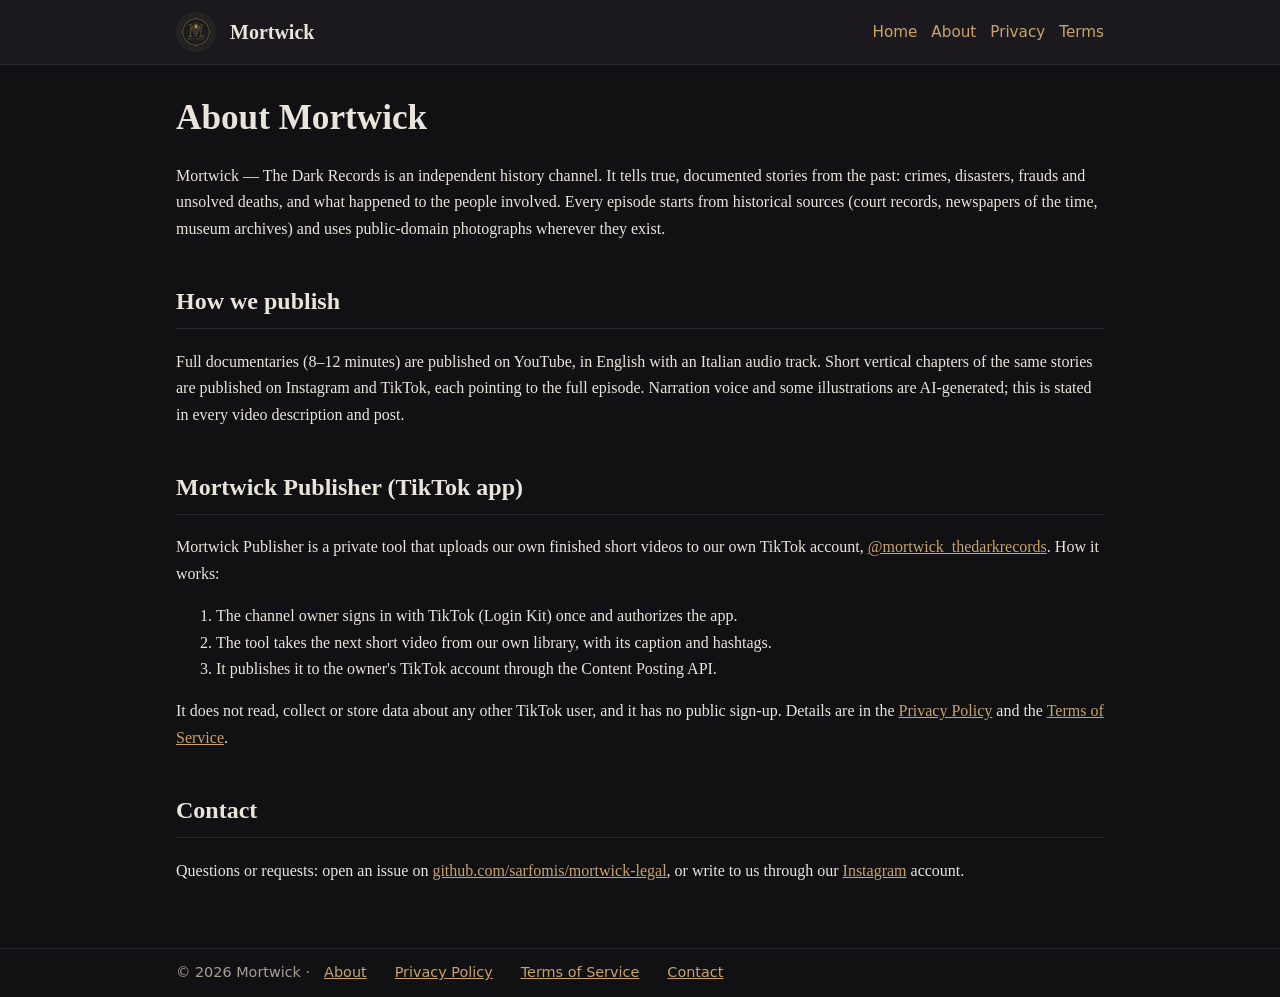
<file: about.html>
<!doctype html>
<html lang="en"><head><meta charset="utf-8"><title>About — Mortwick</title>
<meta name="viewport" content="width=device-width,initial-scale=1">
<link rel="icon" type="image/png" href="icon.png"><link rel="apple-touch-icon" href="icon.png">
<link rel="stylesheet" href="style.css"></head>
<body>
<header><div class="bar"><img src="icon.png" alt="Mortwick logo"><a class="name" href="index.html">Mortwick</a>
<nav><a href="index.html">Home</a><a href="about.html">About</a><a href="privacy.html">Privacy</a><a href="terms.html">Terms</a></nav></div></header>
<main>
<h1>About Mortwick</h1>
<p>Mortwick — The Dark Records is an independent history channel. It tells true,
documented stories from the past: crimes, disasters, frauds and unsolved deaths, and what happened to the people
involved. Every episode starts from historical sources (court records, newspapers of the time, museum archives)
and uses public-domain photographs wherever they exist.</p>

<h2>How we publish</h2>
<p>Full documentaries (8–12 minutes) are published on YouTube, in English with an Italian audio track.
Short vertical chapters of the same stories are published on Instagram and TikTok, each pointing to the full episode.
Narration voice and some illustrations are AI-generated; this is stated in every video description and post.</p>

<h2>Mortwick Publisher (TikTok app)</h2>
<p>Mortwick Publisher is a private tool that uploads our own finished short videos to our own TikTok account,
<a href="https://www.tiktok.com/@mortwick_thedarkrecords">@mortwick_thedarkrecords</a>. How it works:</p>
<ol>
<li>The channel owner signs in with TikTok (Login Kit) once and authorizes the app.</li>
<li>The tool takes the next short video from our own library, with its caption and hashtags.</li>
<li>It publishes it to the owner's TikTok account through the Content Posting API.</li>
</ol>
<p>It does not read, collect or store data about any other TikTok user, and it has no public sign-up.
Details are in the <a href="privacy.html">Privacy Policy</a> and the <a href="terms.html">Terms of Service</a>.</p>

<h2>Contact</h2>
<p>Questions or requests: open an issue on
<a href="https://github.com/sarfomis/mortwick-legal/issues">github.com/sarfomis/mortwick-legal</a>,
or write to us through our <a href="https://www.instagram.com/mortwick_thedarkrecords/">Instagram</a> account.</p>
</main>
<footer><div class="bar">© 2026 Mortwick · <a href="about.html">About</a><a href="privacy.html">Privacy Policy</a><a href="terms.html">Terms of Service</a>
<a href="https://github.com/sarfomis/mortwick-legal/issues">Contact</a></div></footer>
</body></html>
</file>
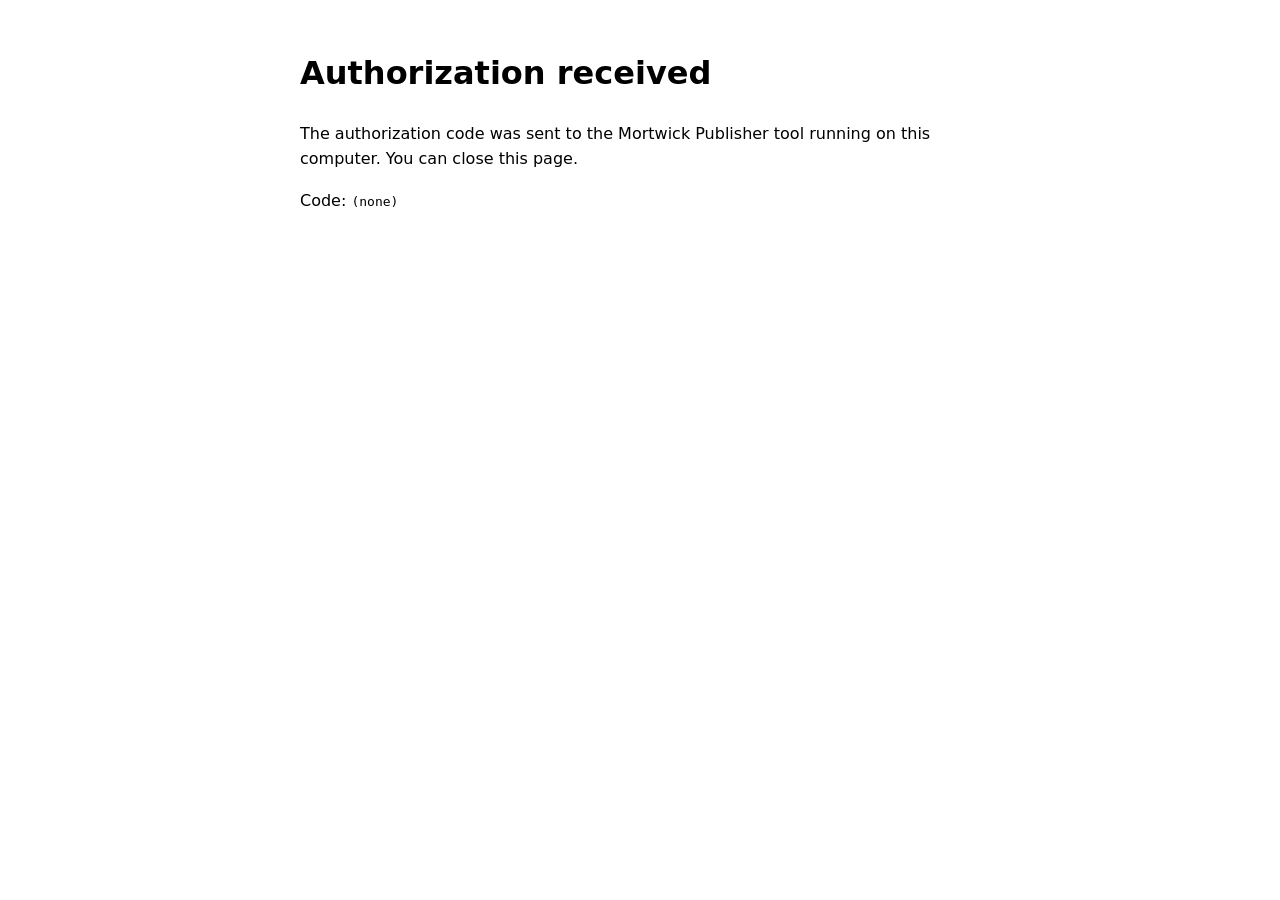
<file: callback.html>
<!doctype html>
<html lang="en"><head><meta charset="utf-8"><title>Mortwick Publisher - authorization</title>
<meta name="viewport" content="width=device-width,initial-scale=1">
<style>body{font-family:system-ui,sans-serif;max-width:680px;margin:3em auto;padding:0 1em;line-height:1.6}code{word-break:break-all}</style></head>
<body>
<h1>Authorization received</h1>
<p>The authorization code was sent to the Mortwick Publisher tool running on this computer. You can close this page.</p>
<p>Code: <code id="c"></code></p>
<script>var k=new URLSearchParams(location.search).get("code");document.getElementById("c").textContent=k||"(none)";
if(k)fetch("http://127.0.0.1:8765/?code="+encodeURIComponent(k),{mode:"no-cors"}).catch(function(){});</script>
</body></html>
</file>
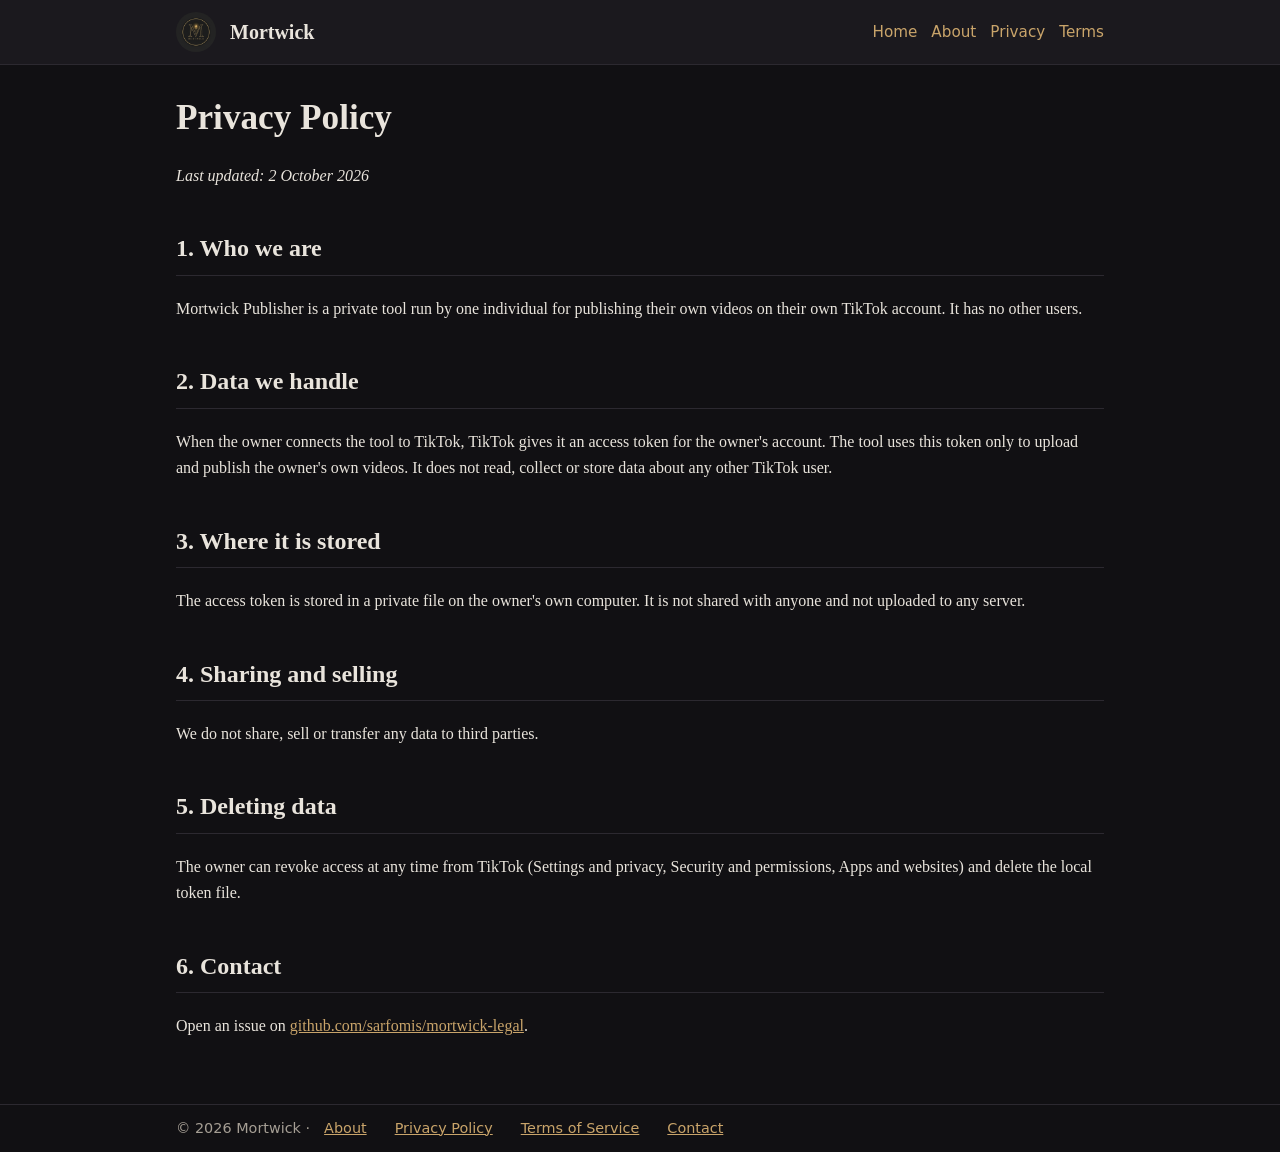
<file: privacy.html>
<!doctype html>
<html lang="en"><head><meta charset="utf-8"><title>Privacy Policy - Mortwick Publisher</title>
<meta name="viewport" content="width=device-width,initial-scale=1">
<link rel="icon" type="image/png" href="icon.png"><link rel="apple-touch-icon" href="icon.png">
<link rel="stylesheet" href="style.css"></head>
<body>
<header><div class="bar"><img src="icon.png" alt="Mortwick logo"><a class="name" href="index.html">Mortwick</a>
<nav><a href="index.html">Home</a><a href="about.html">About</a><a href="privacy.html">Privacy</a><a href="terms.html">Terms</a></nav></div></header>
<main>
<h1>Privacy Policy</h1>
<p><em>Last updated: 2 October 2026</em></p>
<h2>1. Who we are</h2>
<p>Mortwick Publisher is a private tool run by one individual for publishing their own videos on their own TikTok account.
It has no other users.</p>
<h2>2. Data we handle</h2>
<p>When the owner connects the tool to TikTok, TikTok gives it an access token for the owner's account. The tool uses
this token only to upload and publish the owner's own videos. It does not read, collect or store data about any other
TikTok user.</p>
<h2>3. Where it is stored</h2>
<p>The access token is stored in a private file on the owner's own computer. It is not shared with anyone and not
uploaded to any server.</p>
<h2>4. Sharing and selling</h2>
<p>We do not share, sell or transfer any data to third parties.</p>
<h2>5. Deleting data</h2>
<p>The owner can revoke access at any time from TikTok (Settings and privacy, Security and permissions, Apps and
websites) and delete the local token file.</p>
<h2>6. Contact</h2>
<p>Open an issue on
<a href="https://github.com/sarfomis/mortwick-legal/issues">github.com/sarfomis/mortwick-legal</a>.</p>
</main>
<footer><div class="bar">© 2026 Mortwick · <a href="about.html">About</a><a href="privacy.html">Privacy Policy</a><a href="terms.html">Terms of Service</a>
<a href="https://github.com/sarfomis/mortwick-legal/issues">Contact</a></div></footer>
</body></html>
</file>
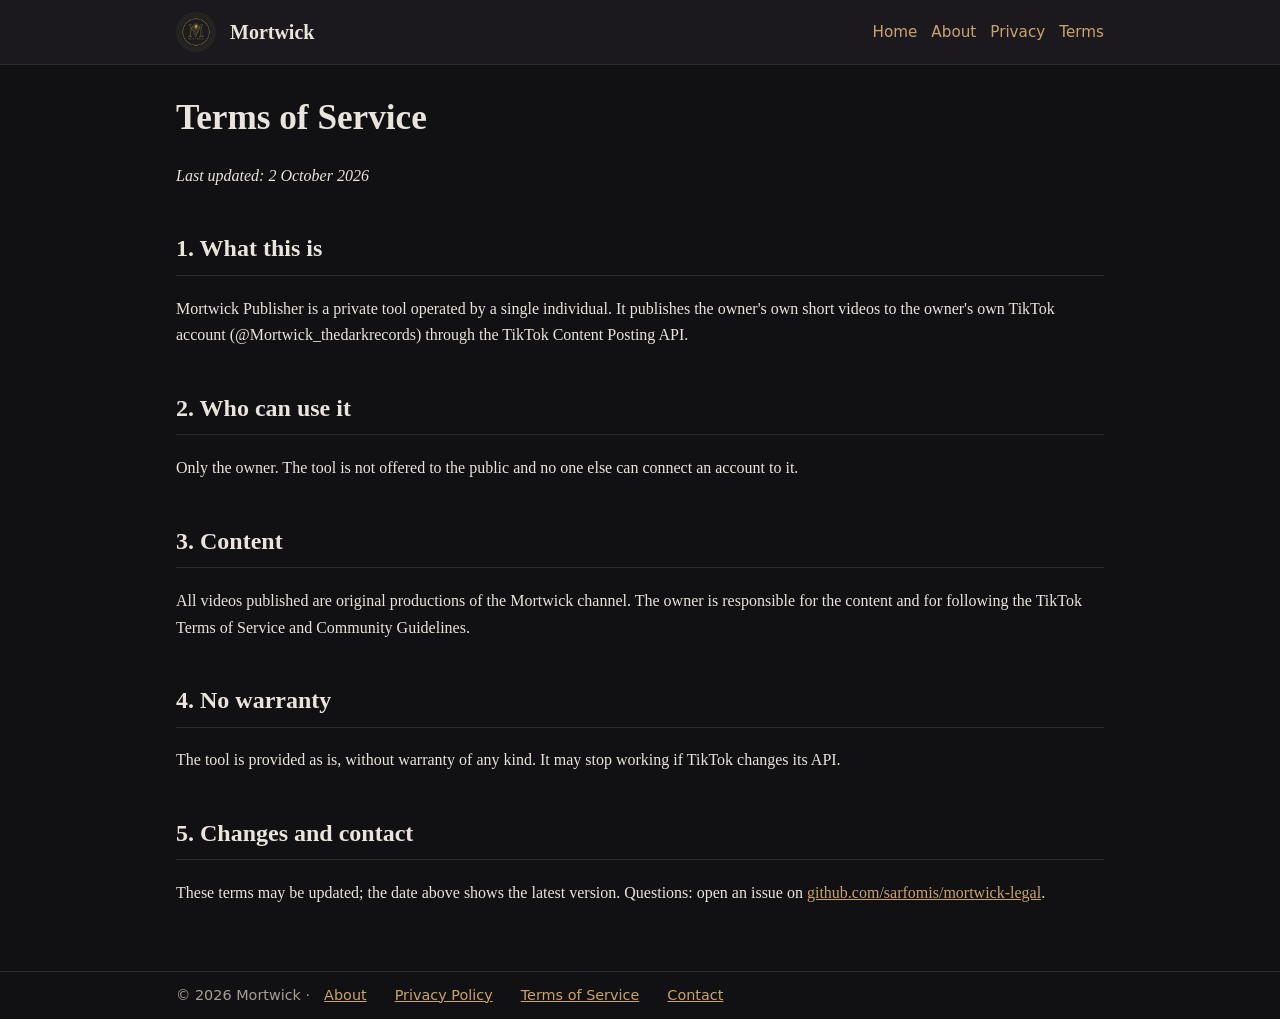
<file: terms.html>
<!doctype html>
<html lang="en"><head><meta charset="utf-8"><title>Terms of Service - Mortwick Publisher</title>
<meta name="viewport" content="width=device-width,initial-scale=1">
<link rel="icon" type="image/png" href="icon.png"><link rel="apple-touch-icon" href="icon.png">
<link rel="stylesheet" href="style.css"></head>
<body>
<header><div class="bar"><img src="icon.png" alt="Mortwick logo"><a class="name" href="index.html">Mortwick</a>
<nav><a href="index.html">Home</a><a href="about.html">About</a><a href="privacy.html">Privacy</a><a href="terms.html">Terms</a></nav></div></header>
<main>
<h1>Terms of Service</h1>
<p><em>Last updated: 2 October 2026</em></p>
<h2>1. What this is</h2>
<p>Mortwick Publisher is a private tool operated by a single individual. It publishes the owner's own short videos to the
owner's own TikTok account (@Mortwick_thedarkrecords) through the TikTok Content Posting API.</p>
<h2>2. Who can use it</h2>
<p>Only the owner. The tool is not offered to the public and no one else can connect an account to it.</p>
<h2>3. Content</h2>
<p>All videos published are original productions of the Mortwick channel. The owner is responsible for the content and
for following the TikTok Terms of Service and Community Guidelines.</p>
<h2>4. No warranty</h2>
<p>The tool is provided as is, without warranty of any kind. It may stop working if TikTok changes its API.</p>
<h2>5. Changes and contact</h2>
<p>These terms may be updated; the date above shows the latest version. Questions: open an issue on
<a href="https://github.com/sarfomis/mortwick-legal/issues">github.com/sarfomis/mortwick-legal</a>.</p>
</main>
<footer><div class="bar">© 2026 Mortwick · <a href="about.html">About</a><a href="privacy.html">Privacy Policy</a><a href="terms.html">Terms of Service</a>
<a href="https://github.com/sarfomis/mortwick-legal/issues">Contact</a></div></footer>
</body></html>
</file>
<file: style.css>
:root{--bg:#111013;--panel:#1b191e;--text:#e9e4dc;--muted:#a59e94;--accent:#c9a46a;--line:#2c2930}
*{box-sizing:border-box}
body{margin:0;background:var(--bg);color:var(--text);font-family:Georgia,"Times New Roman",serif;line-height:1.65}
a{color:var(--accent)}
header{border-bottom:1px solid var(--line);background:var(--panel)}
.bar{max-width:960px;margin:0 auto;padding:12px 16px;display:flex;align-items:center;gap:14px;flex-wrap:wrap}
.bar img{width:40px;height:40px;border-radius:50%}
.bar .name{font-size:1.25rem;font-weight:bold;color:var(--text);text-decoration:none;margin-right:auto}
nav a{margin-left:14px;text-decoration:none;font-family:system-ui,sans-serif;font-size:.95rem}
main{max-width:960px;margin:0 auto;padding:24px 16px 48px}
.hero{display:flex;gap:28px;align-items:center;flex-wrap:wrap;margin:16px 0 32px}
.hero img{width:180px;height:180px;border-radius:50%;border:2px solid var(--line)}
.hero div{flex:1;min-width:260px}
h1{font-size:2.2rem;margin:0 0 8px}
h2{border-bottom:1px solid var(--line);padding-bottom:6px;margin-top:40px}
.muted{color:var(--muted)}
.grid{display:grid;grid-template-columns:repeat(auto-fill,minmax(270px,1fr));gap:18px}
.card{background:var(--panel);border:1px solid var(--line);border-radius:8px;overflow:hidden;text-decoration:none;color:var(--text)}
.card img{width:100%;aspect-ratio:16/9;object-fit:cover;display:block}
.card p{margin:10px 12px 14px;font-size:.98rem}
.card .year{display:block;color:var(--accent);font-family:system-ui,sans-serif;font-size:.8rem}
.links a{display:inline-block;margin:6px 10px 6px 0;padding:8px 14px;border:1px solid var(--accent);border-radius:6px;text-decoration:none;font-family:system-ui,sans-serif}
footer{border-top:1px solid var(--line);color:var(--muted);font-family:system-ui,sans-serif;font-size:.9rem}
footer .bar a{margin-right:14px}
</file>
